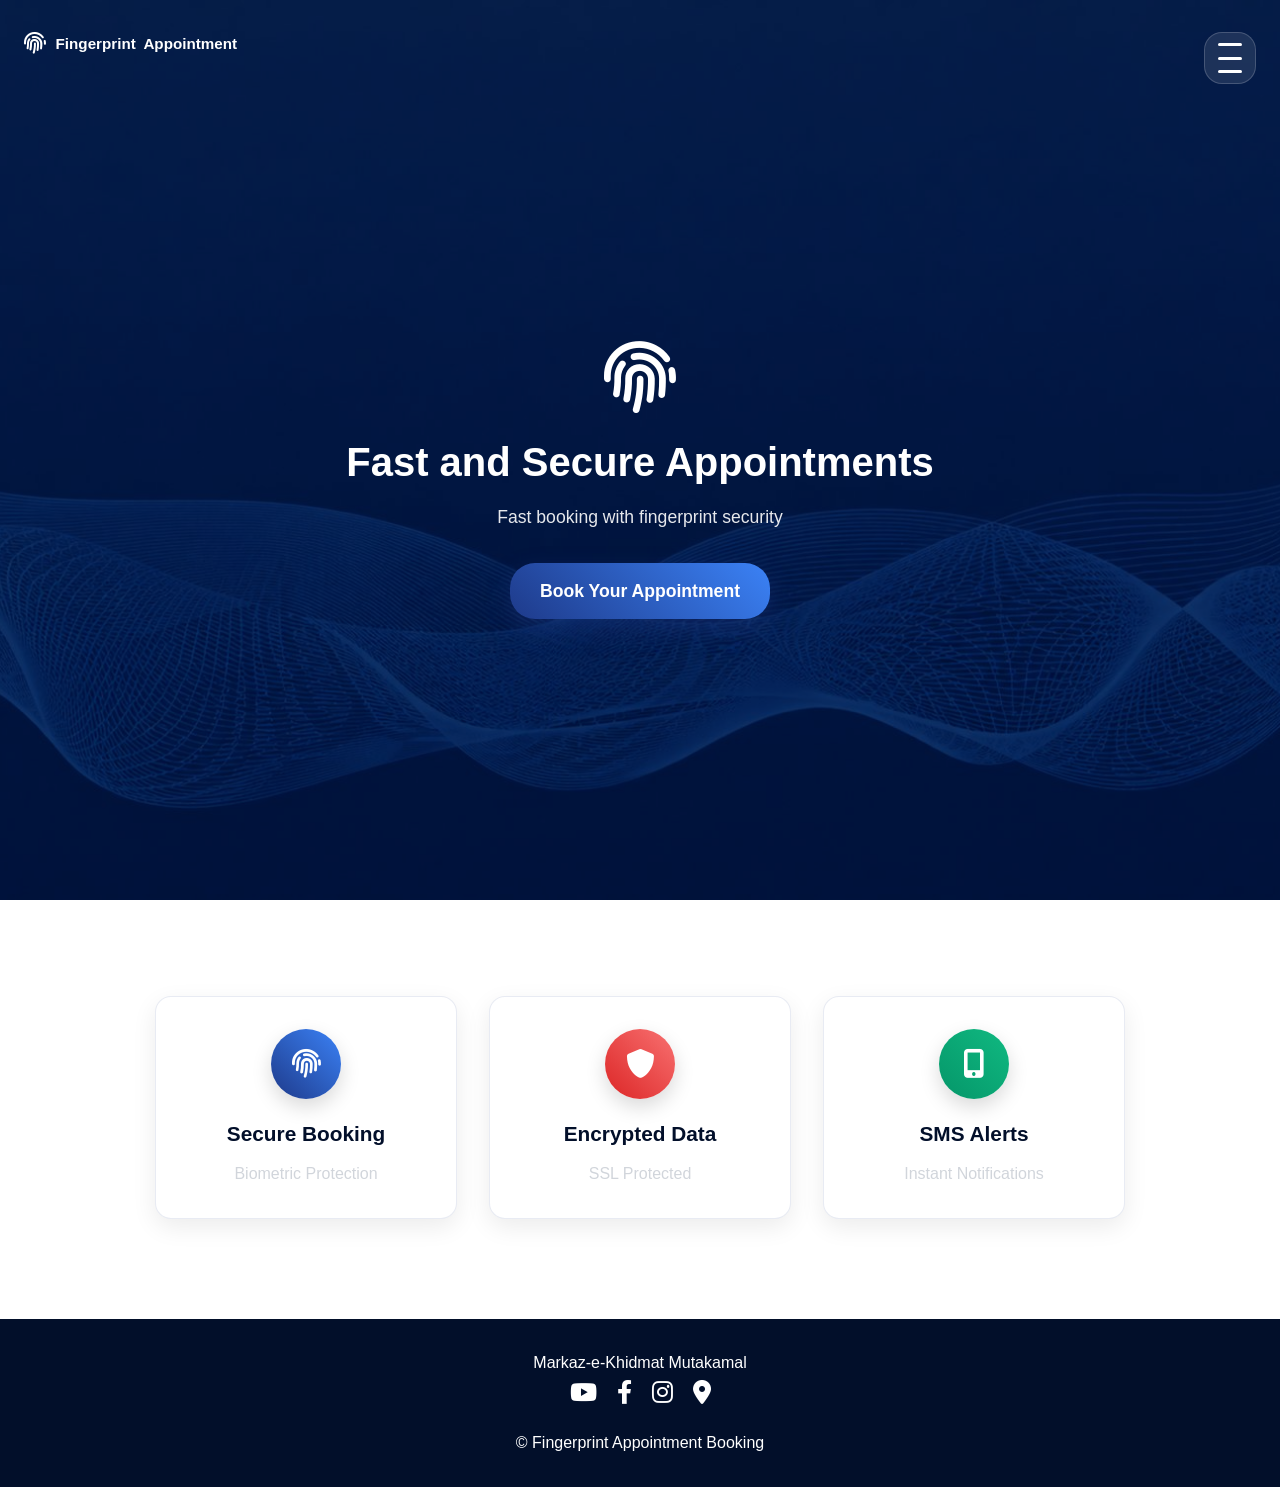
<file: index.html>
<!DOCTYPE html>
<html lang="en">
<head>
    <meta charset="UTF-8">
    <meta name="viewport" content="width=device-width, initial-scale=1.0">
    <title>Book Fingerprint Appointments Online </title>
   <!-- Favicon --> 
   <!-- Favicon -->
<link rel="icon" type="image/png" href="/favicon.png">
<link rel="shortcut icon" href="/favicon.png">
<link rel="apple-touch-icon" href="/favicon.png">
    <link rel="stylesheet" href="style.css">
    <link href="https://cdnjs.cloudflare.com/ajax/libs/font-awesome/6.0.0/css/all.min.css" rel="stylesheet">
</head>
<body>
    <section id="home" class="hero">
        <div class="hero-side hero-side-left">
            <a href="index.html" class="hero-tag">
                <i class="fas fa-fingerprint"></i>
                <div class="hero-tag-text">
                    <span>Fingerprint</span>
                    <strong>Appointment</strong>
                </div>
            </a>
        </div>

        <div class="hero-content">
            <div class="hero-badge">
                <i class="fas fa-fingerprint"></i>
            </div>
            <h1>Fast and Secure Appointments</h1>
            <h2>Fast booking with fingerprint security</h2>
            <a href="booking.html" class="cta-button">Book Your Appointment</a>
        </div>

        <div class="hero-side hero-side-right">
            <button class="hero-lines" type="button" onclick="toggleHeroPanel()" aria-label="Open quick actions">
                <span></span>
                <span></span>
                <span></span>
            </button>
            <div class="hero-panel" id="heroPanel">
                <a href="booking.html">Book Now</a>
                <a href="#services">Services</a>
                <a href="centers.html">Appointment Offices</a>
                <div class="contact-menu">
                    <a href="#" onclick="showPhonePopup(event)" class="contact-link">Contact <i class="fas fa-chevron-down"></i></a>
                    <div class="phone-popup" id="phonePopup">
                        <div class="popup-content">
                            <a href="https://wa.me/923338181082" target="_blank" class="phone-link">
                                <i class="fab fa-whatsapp"></i> +92 333 8181082
                            </a>
                            <button class="popup-close" onclick="hidePhonePopup()">
                                <i class="fas fa-times"></i>
                            </button>
                        </div>
                    </div>
                </div>
            </div>
        </div>
    </section>

    <section id="services" class="services">
        <div class="container">
            <h2>Secure Services</h2>
            <div class="services-grid">
                <div class="service-card">
                    <div class="service-icon primary"><i class="fas fa-fingerprint"></i></div>
                    <h3>Secure Booking</h3>
                    <p>Biometric Protection</p>
                </div>
                <div class="service-card">
                    <div class="service-icon secondary"><i class="fas fa-shield-alt"></i></div>
                    <h3>Encrypted Data</h3>
                    <p>SSL Protected</p>
                </div>
                <div class="service-card">
                    <div class="service-icon accent"><i class="fas fa-mobile-alt"></i></div>
                    <h3>SMS Alerts</h3>
                    <p>Instant Notifications</p>
                </div>
            </div>
        </div>
    </section>

   

    <footer class="footer">
        <div class="service-center-footer">Markaz-e-Khidmat Mutakamal</div>
        <div class="social-icons">
            <a href="https://youtube.com/@hameedphotostudio9298?si=P5aayDx3hNtWAXXi"><i class="fab fa-youtube"></i></a>
            <a href="https://www.facebook.com/share/1ApuWfmQ8s/?mibextid=wwXIfr"><i class="fab fa-facebook-f"></i></a>
            <a href="https://www.instagram.com/photohome92?igsh=MTJpOGVwdml5ODFxcg=="><i class="fab fa-instagram"></i></a>
            <a href="https://maps.app.goo.gl/M4PBpMRiMDvFXYfp9"><i class="fas fa-map-marker-alt"></i></a>
        </div>

        <div class="container">
            <p>© Fingerprint Appointment Booking </p>
        </div>
    </footer>

    <script src="script.js"></script>
</body>
</html>
</file>
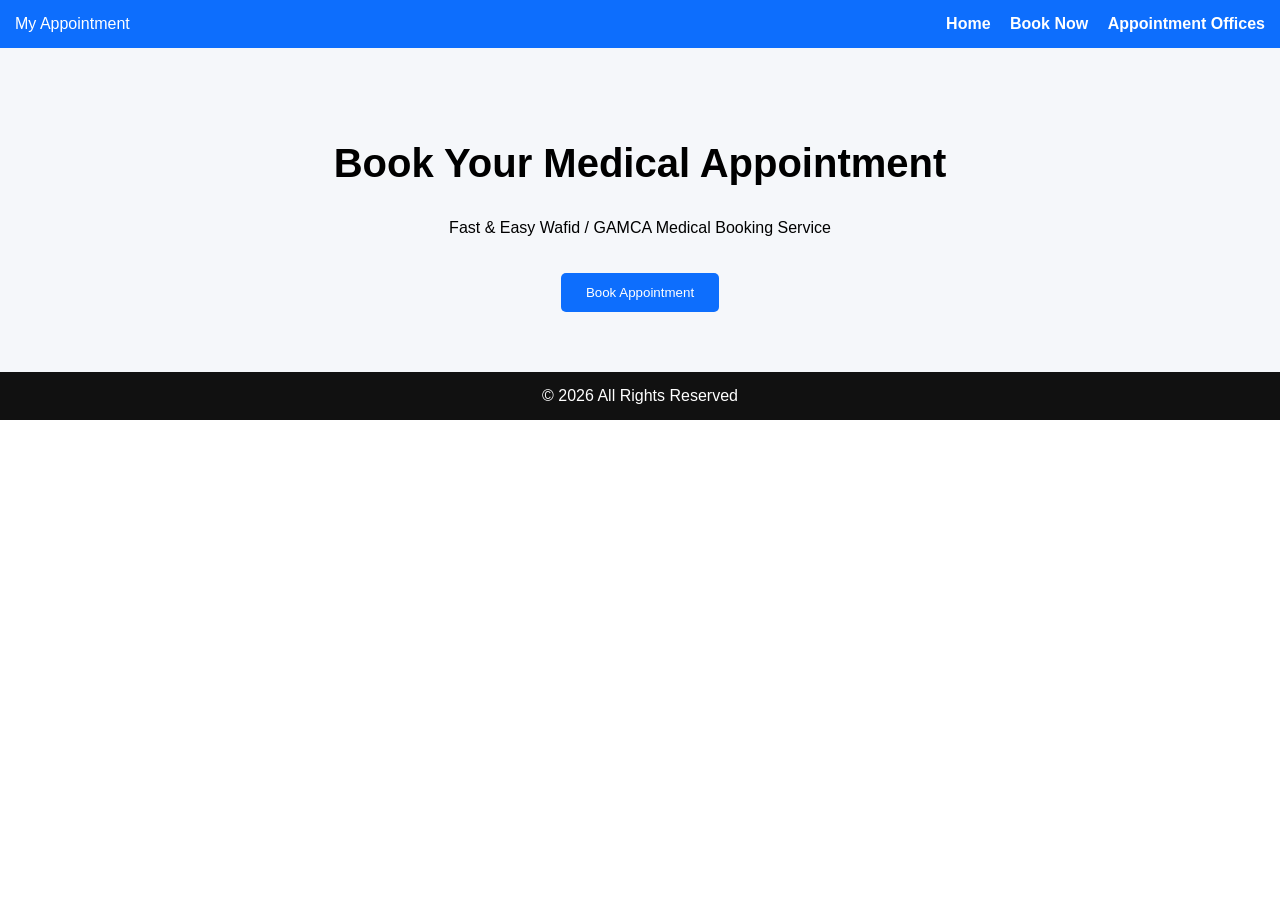
<file: 1.html>
<!DOCTYPE html>
<html lang="en">
<head>
<meta charset="UTF-8">
<meta name="viewport" content="width=device-width, initial-scale=1.0">
<title>Appointment Booking</title>
<link rel="icon" type="image/png" href="fevicon.png">

<style>
body {
    margin: 0;
    font-family: Arial, sans-serif;
}

/* NAVBAR */
nav {
    background: #0d6efd;
    color: white;
    padding: 15px;
    display: flex;
    justify-content: space-between;
}

nav a {
    color: white;
    text-decoration: none;
    margin-left: 15px;
    font-weight: bold;
}

/* SECTIONS */
section {
    padding: 60px 20px;
    text-align: center;
}

/* HOME */
#home {
    background: #f5f7fa;
}

#home h1 {
    font-size: 40px;
}

.btn {
    background: #0d6efd;
    color: white;
    padding: 12px 25px;
    border: none;
    cursor: pointer;
    border-radius: 5px;
    margin-top: 20px;
}

/* FORM */
#formPage {
    display: none;
}

form {
    max-width: 400px;
    margin: auto;
    text-align: left;
}

input, select {
    width: 100%;
    padding: 10px;
    margin: 10px 0;
}

/* FOOTER */
footer {
    background: #111;
    color: white;
    text-align: center;
    padding: 15px;
}
</style>
</head>

<body>

<!-- NAVBAR -->
<nav>
    <div>My Appointment</div>
    <div>
        <a href="#" onclick="showPage('home')">Home</a>
        <a href="#" onclick="showPage('formPage')">Book Now</a>
        <a href="centers.html">Appointment Offices</a>
    </div>
</nav>

<!-- HOME PAGE -->
<section id="home">
    <h1>Book Your Medical Appointment</h1>
    <p>Fast & Easy Wafid / GAMCA Medical Booking Service</p>
    <button class="btn" onclick="showPage('formPage')">Book Appointment</button>
</section>

<!-- FORM PAGE -->
<section id="formPage">
    <h2>Fill Your Details</h2>

    <form onsubmit="sendToWhatsApp(); return false;">
        <label>Name</label>
        <input type="text" id="name" required>

        <label>Phone Number</label>
        <input type="text" id="phone" required>

        <label>Passport Number</label>
        <input type="text" id="passport" required>

        <label>City</label>
        <select id="city">
            <option>Lahore</option>
            <option>Karachi</option>
            <option>Islamabad</option>
        </select>

        <label>Appointment Date</label>
        <input type="date" id="date" required>

        <button class="btn" type="submit">Submit</button>
    </form>
</section>

<!-- FOOTER -->
<footer>
    © 2026 All Rights Reserved
</footer>

<script>
function showPage(pageId) {
    document.getElementById('home').style.display = 'none';
    document.getElementById('formPage').style.display = 'none';

    document.getElementById(pageId).style.display = 'block';
}

function sendToWhatsApp() {
    let name = document.getElementById("name").value;
    let phone = document.getElementById("phone").value;
    let passport = document.getElementById("passport").value;
    let city = document.getElementById("city").value;
    let date = document.getElementById("date").value;

    let message = `Appointment Request:%0A
Name: ${name}%0A
Phone: ${phone}%0A
Passport: ${passport}%0A
City: ${city}%0A
Date: ${date}`;

    let whatsappNumber = "923338181082"; // your number

    window.open(`https://wa.me/${whatsappNumber}?text=${message}`, '_blank');
}
</script>

</body>
</html>
</file>
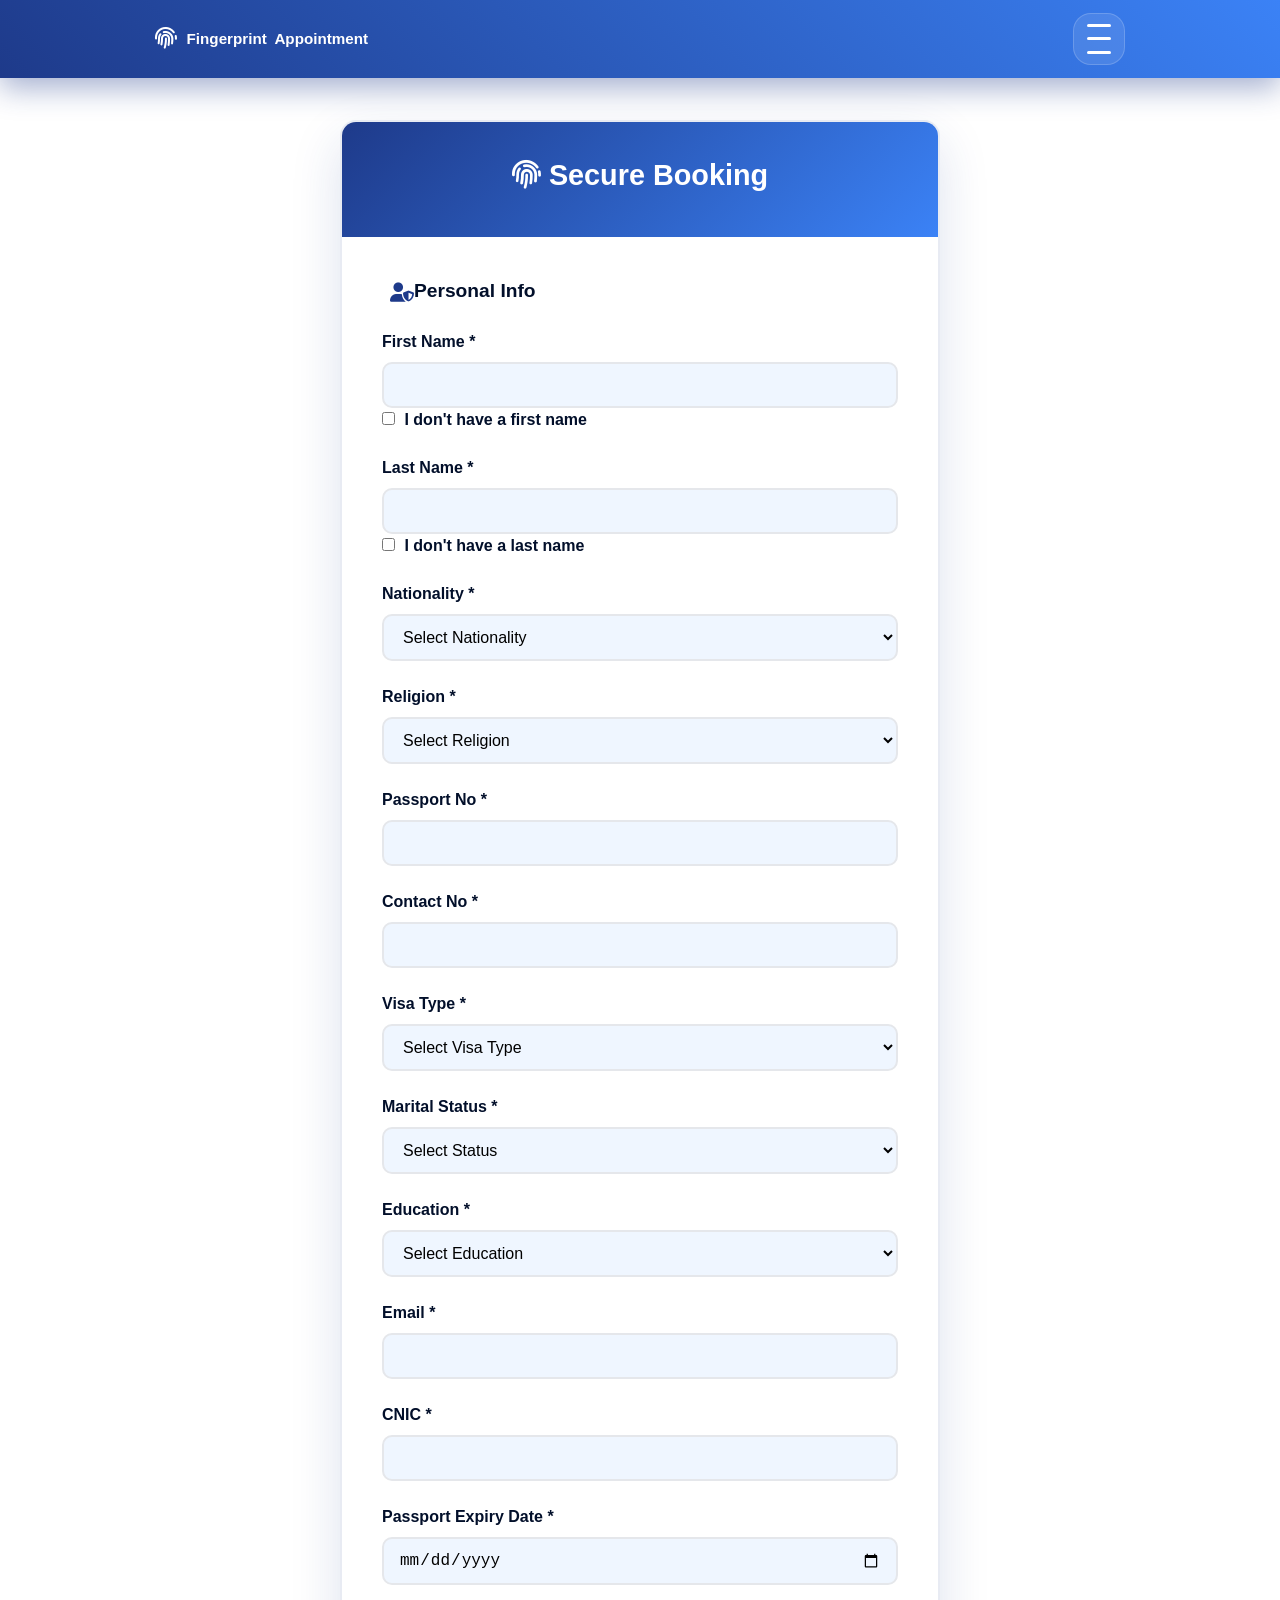
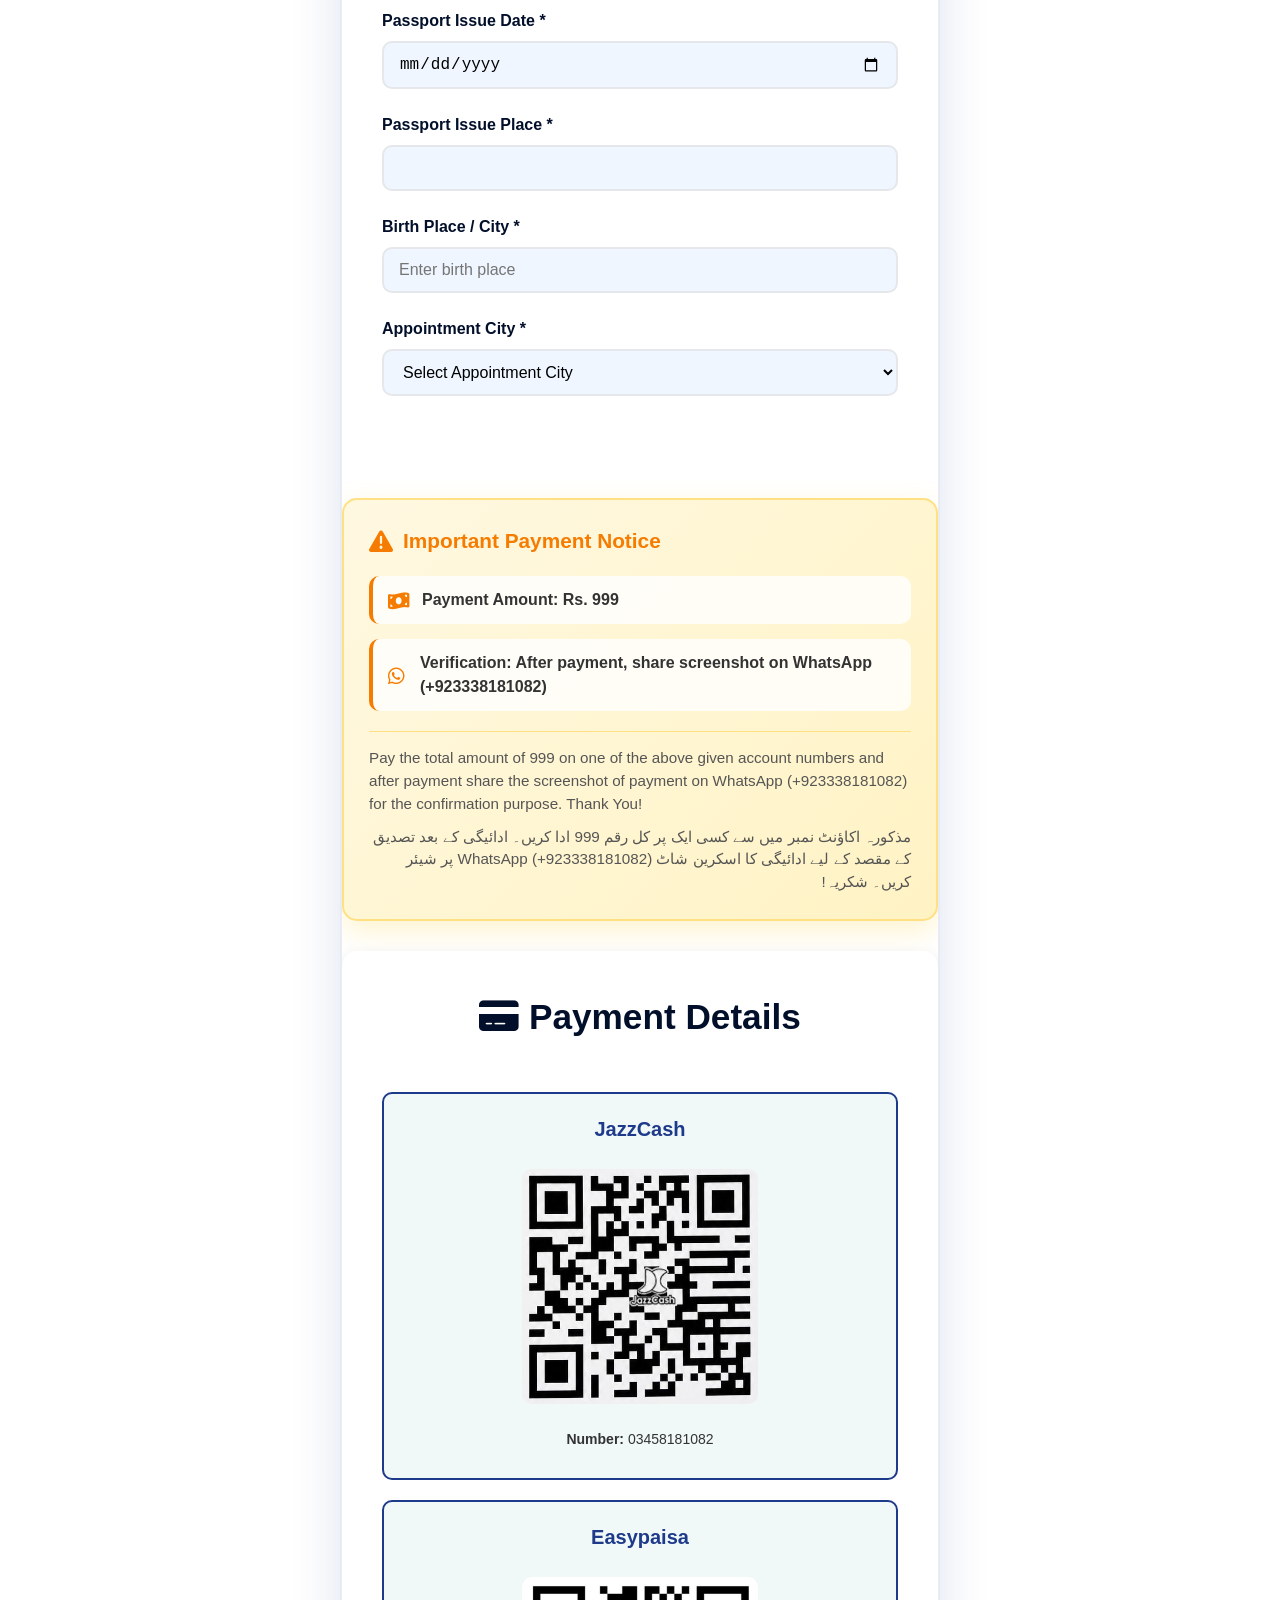
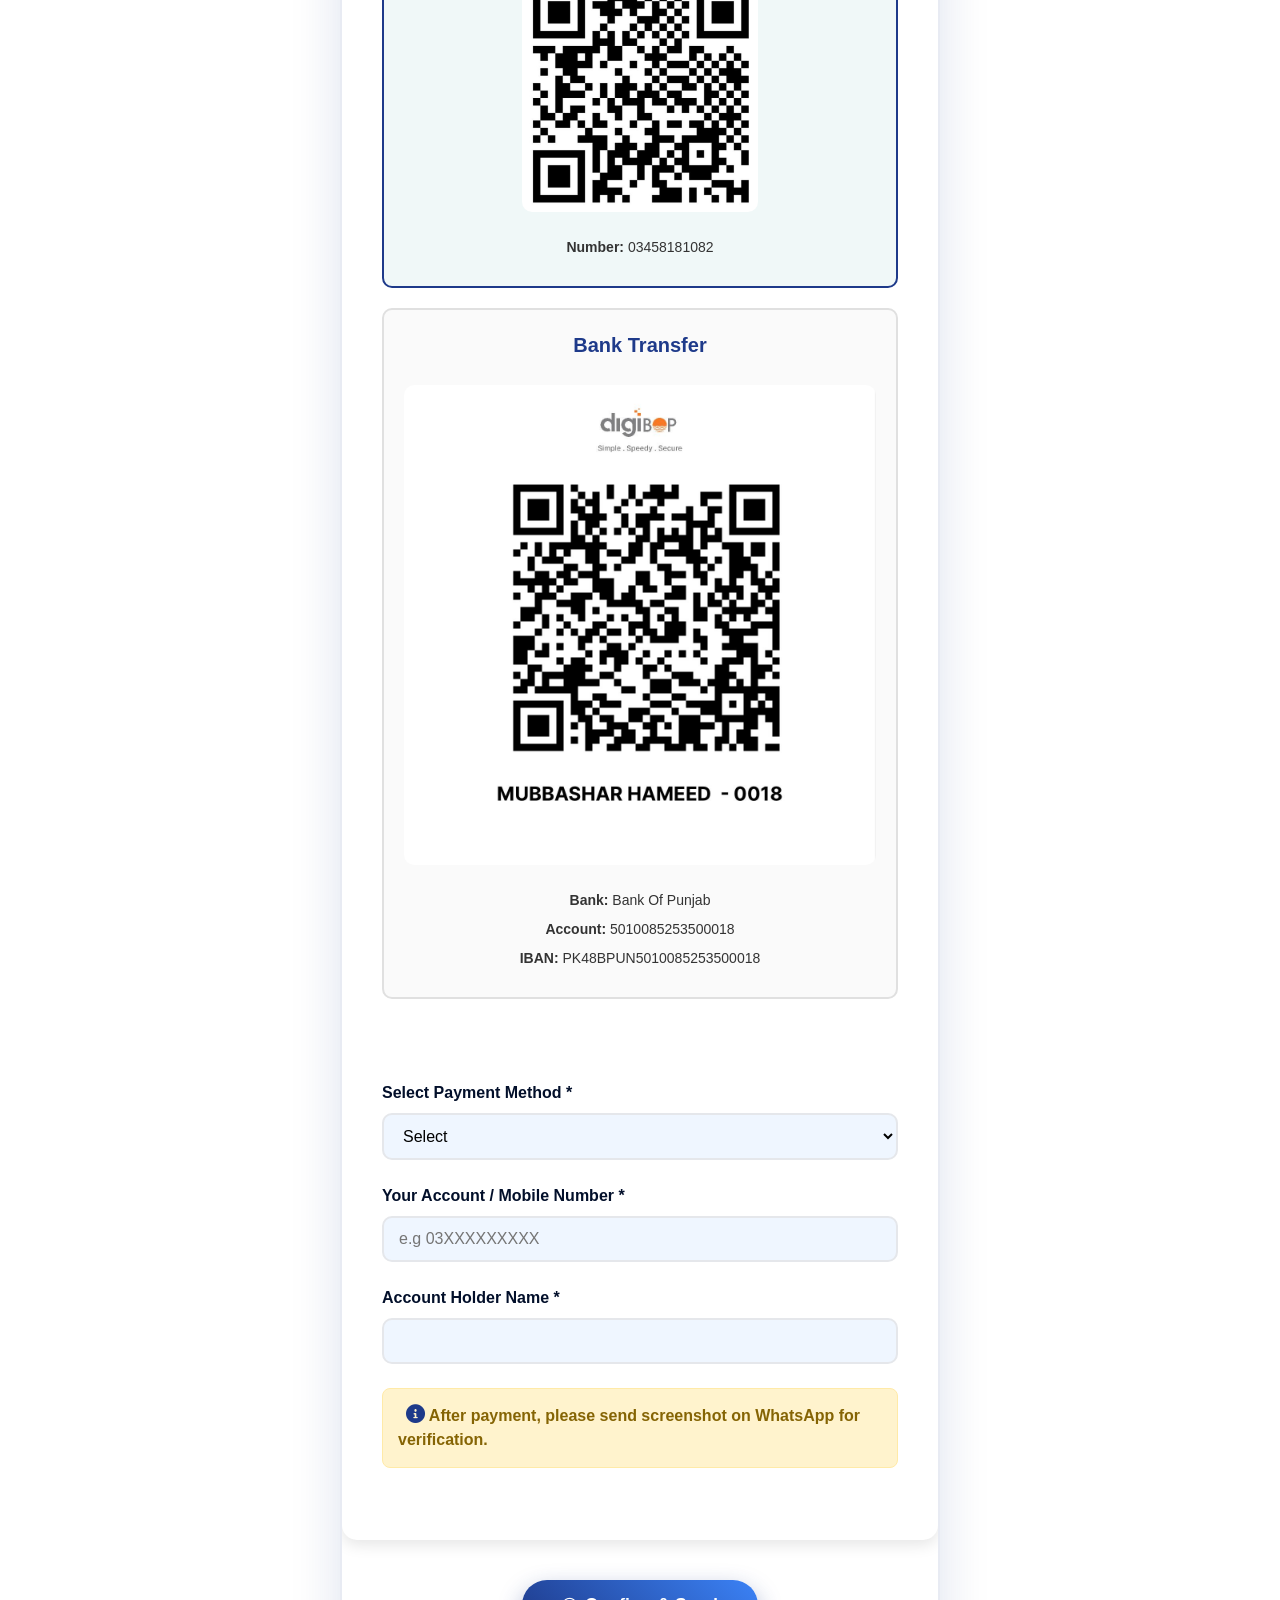
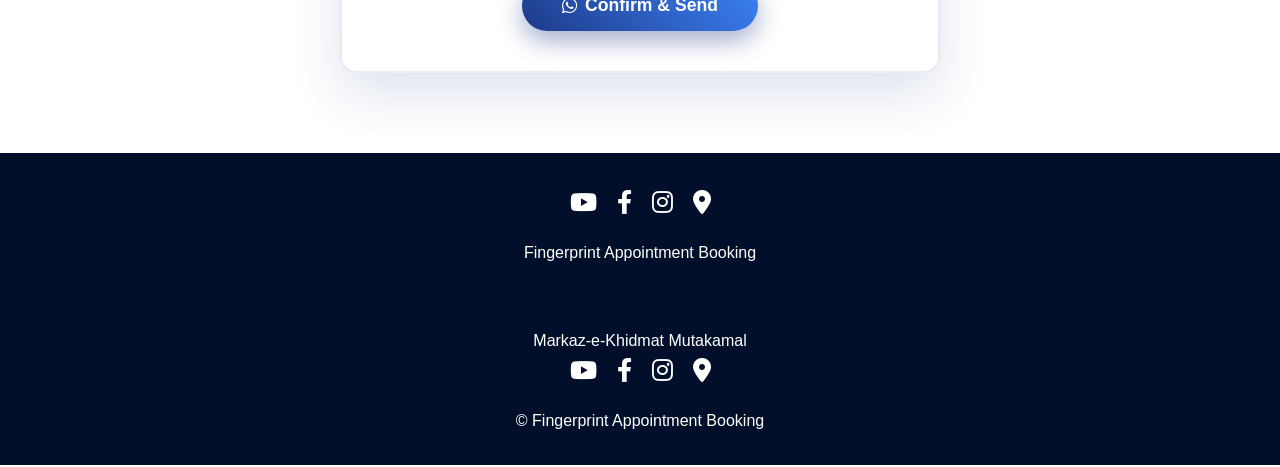
<file: booking.html>
<!DOCTYPE html>
<html lang="en">
<head>
    <meta charset="UTF-8">
    <meta name="viewport" content="width=device-width, initial-scale=1.0">
    <title>Secure Booking - BookPro</title>
    <link rel="icon" type="image/png" href="fevicon.png">
    <link rel="stylesheet" href="style.css">
    <link href="https://cdnjs.cloudflare.com/ajax/libs/font-awesome/6.0.0/css/all.min.css" rel="stylesheet">
</head>
<body>
    <header class="header">
        <nav class="navbar">
            <div class="nav-container" style="justify-content: space-between;">
                <a href="index.html" class="hero-tag">
                    <i class="fas fa-fingerprint"></i>
                    <div class="hero-tag-text">
                        <span>Fingerprint</span>
                        <strong>Appointment</strong>
                    </div>
                </a>
                <div class="topbar-right">
                    <button class="hero-lines" type="button" onclick="toggleHeroPanel()" aria-label="Open quick actions">
                        <span></span>
                        <span></span>
                        <span></span>
                    </button>
                    <div class="hero-panel" id="heroPanel">
                        <a href="index.html">Home</a>
                        <a href="#services">Services</a>
                        <a href="booking.html">Book Now</a>
                        <a href="centers.html">Appointment Offices</a>
                        <div class="contact-menu">
                            <a href="#" onclick="showPhonePopup(event)" class="contact-link">Contact <i class="fas fa-chevron-down"></i></a>
                            <div class="phone-popup" id="phonePopup">
                                <div class="popup-content">
                                    <a href="https://wa.me/923338181082" target="_blank" class="phone-link">
                                        <i class="fab fa-whatsapp"></i> +92 333 8181082
                                    </a>
                                    <button class="popup-close" onclick="hidePhonePopup()">
                                        <i class="fas fa-times"></i>
                                    </button>
                                </div>
                            </div>
                        </div>
                    </div>
                </div>
            </div>
        </nav>
    </header>

    <section class="booking-section">
        <div class="container">
            <div class="booking-container">
                <div class="booking-header primary">
                    <h1><i class="fas fa-fingerprint"></i> Secure Booking</h1>
                </div>

                <form id="bookingForm" class="booking-form">
                    <div class="form-group">
                        <h3><i class="fas fa-user-shield"></i> Personal Info</h3>
                        <div class="form-row">
                            <div class="form-field">
                                <label>First Name *</label>
                                <input type="text" name="first_name" required>
                                <div class="checkbox-option">
                                    <input type="checkbox" id="no_first_name" name="no_first_name">
                                    <label for="no_first_name" style="display: inline; margin-left: 5px;">I don't have a first name</label>
                                </div>
                            </div>
                            <div class="form-field">
                                <label>Last Name *</label>
                                <input type="text" name="last_name" required>
                                <div class="checkbox-option">
                                    <input type="checkbox" id="no_last_name" name="no_last_name">
                                    <label for="no_last_name" style="display: inline; margin-left: 5px;">I don't have a last name</label>
                                </div>
                            </div>
                        </div>
                        <div class="form-row">
                            <div class="form-field">
                                <label>Nationality *</label>
                                <select name="nationality" required>
                                    <option value="">Select Nationality</option>
                                    <option>Afghanistan</option>
                                    <option>Albania</option>
                                    <option>Algeria</option>
                                    <option>Andorra</option>
                                    <option>Angola</option>
                                    <option>Antigua & Deps</option>
                                    <option>Argentina</option>
                                    <option>Armenia</option>
                                    <option>Australia</option>
                                    <option>Austria</option>
                                    <option>Azerbaijan</option>
                                    <option>Bahamas</option>
                                    <option>Bahrain</option>
                                    <option>Bangladesh</option>
                                    <option>Barbados</option>
                                    <option>Belarus</option>
                                    <option>Belgium</option>
                                    <option>Belize</option>
                                    <option>Benin</option>
                                    <option>Bhutan</option>
                                    <option>Bolivia</option>
                                    <option>Bosnia Herzegovina</option>
                                    <option>Botswana</option>
                                    <option>Brazil</option>
                                    <option>Brunei</option>
                                    <option>Bulgaria</option>
                                    <option>Burkina</option>
                                    <option>Burundi</option>
                                    <option>Cambodia</option>
                                    <option>Cameroon</option>
                                    <option>Canada</option>
                                    <option>Cape Verde</option>
                                    <option>Central African Rep</option>
                                    <option>Chad</option>
                                    <option>Chile</option>
                                    <option>China</option>
                                    <option>Colombia</option>
                                    <option>Comoros</option>
                                    <option>Congo</option>
                                    <option>Congo {Democratic Rep}</option>
                                    <option>Costa Rica</option>
                                    <option>Croatia</option>
                                    <option>Cuba</option>
                                    <option>Cyprus</option>
                                    <option>Czech Republic</option>
                                    <option>Denmark</option>
                                    <option>Djibouti</option>
                                    <option>Dominica</option>
                                    <option>Dominican Republic</option>
                                    <option>East Timor</option>
                                    <option>Ecuador</option>
                                    <option>Egypt</option>
                                    <option>El Salvador</option>
                                    <option>Equatorial Guinea</option>
                                    <option>Eritrea</option>
                                    <option>Estonia</option>
                                    <option>Ethiopia</option>
                                    <option>Fiji</option>
                                    <option>Finland</option>
                                    <option>France</option>
                                    <option>Gabon</option>
                                    <option>Gambia</option>
                                    <option>Georgia</option>
                                    <option>Germany</option>
                                    <option>Ghana</option>
                                    <option>Greece</option>
                                    <option>Grenada</option>
                                    <option>Guatemala</option>
                                    <option>Guinea</option>
                                    <option>Guinea-Bissau</option>
                                    <option>Guyana</option>
                                    <option>Haiti</option>
                                    <option>Honduras</option>
                                    <option>Hungary</option>
                                    <option>Iceland</option>
                                    <option>India</option>
                                    <option>Indonesia</option>
                                    <option>Iran</option>
                                    <option>Iraq</option>
                                    <option>Ireland {Republic}</option>
                                    <option>Israel</option>
                                    <option>Italy</option>
                                    <option>Ivory Coast</option>
                                    <option>Jamaica</option>
                                    <option>Japan</option>
                                    <option>Jordan</option>
                                    <option>Kazakhstan</option>
                                    <option>Kenya</option>
                                    <option>Kiribati</option>
                                    <option>Korea North</option>
                                    <option>Korea South</option>
                                    <option>Kosovo</option>
                                    <option>Kuwait</option>
                                    <option>Kyrgyzstan</option>
                                    <option>Laos</option>
                                    <option>Latvia</option>
                                    <option>Lebanon</option>
                                    <option>Lesotho</option>
                                    <option>Liberia</option>
                                    <option>Libya</option>
                                    <option>Liechtenstein</option>
                                    <option>Lithuania</option>
                                    <option>Luxembourg</option>
                                    <option>Macedonia</option>
                                    <option>Madagascar</option>
                                    <option>Malawi</option>
                                    <option>Malaysia</option>
                                    <option>Maldives</option>
                                    <option>Mali</option>
                                    <option>Malta</option>
                                    <option>Marshall Islands</option>
                                    <option>Mauritania</option>
                                    <option>Mauritius</option>
                                    <option>Mexico</option>
                                    <option>Micronesia</option>
                                    <option>Moldova</option>
                                    <option>Monaco</option>
                                    <option>Mongolia</option>
                                    <option>Montenegro</option>
                                    <option>Morocco</option>
                                    <option>Mozambique</option>
                                    <option>Myanmar, {Burma}</option>
                                    <option>Namibia</option>
                                    <option>Nauru</option>
                                    <option>Nepal</option>
                                    <option>Netherlands</option>
                                    <option>New Zealand</option>
                                    <option>Nicaragua</option>
                                    <option>Niger</option>
                                    <option>Nigeria</option>
                                    <option>Norway</option>
                                    <option>Oman</option>
                                    <option>Pakistan</option>
                                    <option>Palau</option>
                                    <option>Panama</option>
                                    <option>Papua New Guinea</option>
                                    <option>Paraguay</option>
                                    <option>Peru</option>
                                    <option>Philippines</option>
                                    <option>Poland</option>
                                    <option>Portugal</option>
                                    <option>Qatar</option>
                                    <option>Romania</option>
                                    <option>Russian Federation</option>
                                    <option>Rwanda</option>
                                    <option>St Kitts & Nevis</option>
                                    <option>St Lucia</option>
                                    <option>Saint Vincent & the Grenadines</option>
                                    <option>Samoa</option>
                                    <option>San Marino</option>
                                    <option>Sao Tome & Principe</option>
                                    <option>Saudi Arabia</option>
                                    <option>Senegal</option>
                                    <option>Serbia</option>
                                    <option>Seychelles</option>
                                    <option>Sierra Leone</option>
                                    <option>Singapore</option>
                                    <option>Slovakia</option>
                                    <option>Slovenia</option>
                                    <option>Solomon Islands</option>
                                    <option>Somalia</option>
                                    <option>South Africa</option>
                                    <option>South Sudan</option>
                                    <option>Spain</option>
                                    <option>Sri Lanka</option>
                                    <option>Sudan</option>
                                    <option>Suriname</option>
                                    <option>Swaziland</option>
                                    <option>Sweden</option>
                                    <option>Switzerland</option>
                                    <option>Syria</option>
                                    <option>Taiwan</option>
                                    <option>Tajikistan</option>
                                    <option>Tanzania</option>
                                    <option>Thailand</option>
                                    <option>Togo</option>
                                    <option>Tonga</option>
                                    <option>Trinidad & Tobago</option>
                                    <option>Tunisia</option>
                                    <option>Turkey</option>
                                    <option>Turkmenistan</option>
                                    <option>Tuvalu</option>
                                    <option>Uganda</option>
                                    <option>Ukraine</option>
                                    <option>United Arab Emirates</option>
                                    <option>United Kingdom</option>
                                    <option>United States</option>
                                    <option>Uruguay</option>
                                    <option>Uzbekistan</option>
                                    <option>Vanuatu</option>
                                    <option>Vatican City</option>
                                    <option>Venezuela</option>
                                    <option>Vietnam</option>
                                    <option>Yemen</option>
                                    <option>Zambia</option>
                                    <option>Zimbabwe</option>
                                </select>
                            </div>
                        </div>
                        <div class="form-row">
                            <div class="form-field">
                                <label>Religion *</label>
                                <select name="religion" required>
                                    <option value="">Select Religion</option>
                                    <option>Muslim</option>
                                    <option>Christian</option>
                                    <option>Hindu</option>
                                    <option>Buddhist</option>
                                    <option>Sikh</option>
                                    <option>Other</option>
                                </select>
                            </div>
                        </div>
                        <div class="form-row">
                            <div class="form-field">
                                <label>Passport No *</label>
                                <input type="text" name="passport_no" required>
                            </div>
                            <div class="form-field">
                                <label>Contact No *</label>
                                <input type="tel" name="contact_no" required>
                            </div>
                        </div>
                        <div class="form-row">
                            <div class="form-field">
                                <label>Visa Type *</label>
                                <select name="visa_type" required>
                                    <option value="">Select Visa Type</option>
                                    <option value="work">Work</option>
                                    <option value="visit">Visit</option>
                                    <option value="family">Family</option>
                                    <option value="study">Study</option>
                                    <option value="other">Other</option>
                                </select>
                            </div>
                            
                        </div>
                        <div class="form-row">
                            <div class="form-field">
                                <label>Marital Status *</label>
                                <select name="marital_status" required>
                                    <option value="">Select Status</option>
                                    <option value="single">Single</option>
                                    <option value="married">Married</option>
                                    <option value="divorced">Divorced</option>
                                    <option value="widowed">Widowed</option>
                                </select>
                            </div>
                            <div class="form-field">
                                <label>Education *</label>
                                <select name="education" required>
                                    <option value="">Select Education</option>
                                    <option value="unlearned">Unlearned (Can not read or write)</option>
                                    <option value="learned">Learned (Can read and write)</option>
                                    <option value="primary">Primary (6-8 years)</option>
                                    <option value="middle">Middle (10-12 years)</option>
                                    <option value="secondary">Secondary (12 years & more)</option>
                                </select>
                            </div>
                        </div>
                        <div class="form-row">
                            <div class="form-field">
                                <label>Email *</label>
                                <input type="email" name="email" required>
                            </div>
                            
                        </div>
                        <div class="form-row">
                            <div class="form-field">
                                <label>CNIC *</label>
                                <input type="text" name="cnic" required>
                            </div>
                        </div>
                        <div class="form-row">
                            <div class="form-field">
                                <label>Passport Expiry Date *</label>
                                <input type="date" name="passport_expiry" required>
                            </div>
                            <div class="form-field">
                                <label>Passport Issue Date *</label>
                                <input type="date" name="passport_issue" required>
                            </div>
                        </div>
                        <div class="form-row">
                            <div class="form-field">
                                <label>Passport Issue Place *</label>
                                <input type="text" name="passport_issue_place" required>
                            </div>
                        </div>
                        <div class="form-row">
                            <div class="form-field">
                                <label>Birth Place / City *</label>
                                <input type="text" name="birth_place" placeholder="Enter birth place" required>
                            </div>
                        </div>
                        <div class="form-row">
                            <div class="form-field">
                                <label>Appointment City *</label>
                                <select name="appointment_city" required>
                                    <option value="">Select Appointment City</option>
                                    <option>Islamabad</option>
                                    <option>Karachi</option>
                                    <option>Lahore</option>
                                    <option>Peshawar</option>
                                    <option>Quetta</option>
                                    <option>Multan</option>
                                </select>
                            </div>
                        </div>
                    </div>

                </form>
                <!-- IMPORTANT NOTICE SECTION -->
                <div class="form-section notice-section">
                    <div class="notice-header">
                        <i class="fas fa-exclamation-triangle"></i>
                        <h3>Important Payment Notice</h3>
                    </div>

                    <div class="notice-content">
                        <div class="notice-item">
                            <i class="fas fa-money-bill-wave"></i>
                            <div class="notice-text">
                                <strong>Payment Amount:</strong> Rs. 999
                            </div>
                        </div>



                        <div class="notice-item">
                            <i class="fab fa-whatsapp"></i>
                            <div class="notice-text">
                                <strong>Verification:</strong> After payment, share screenshot on WhatsApp (+923338181082)
                            </div>
                        </div>
                    </div>

                    <div class="notice-footer">
                        <p class="english-text">
                            Pay the total amount of 999 on one of the above given account numbers and after payment share the screenshot of payment on WhatsApp (+923338181082) for the confirmation purpose. Thank You!
                        </p>

                       <p class="urdu-text">
                    مذکورہ اکاؤنٹ نمبر میں سے کسی ایک پر کل رقم 999 ادا کریں۔ ادائیگی کے بعد تصدیق کے مقصد کے لیے ادائیگی کا اسکرین شاٹ WhatsApp (+923338181082) پر شیئر کریں۔ شکریہ!
                </p>
                    </div>
                </div>
                <!-- PAYMENT SECTION -->
                <div class="form-section" id="paymentSection">

                <h2 class="section-title">
                <i class="fas fa-credit-card"></i> Payment Details
                </h2>

                <div class="packages-section">

                <!-- JAZZCASH / EASYPAISA -->
                <div class="package-card selected" style="cursor:default;">
                    <h3>JazzCash </h3>
                    <img src="qr1.jpg" style="width:50%; border-radius:10px; margin:10px 0;">
                    <p><b>Number:</b> 03458181082</p>
                </div>
                <div class="package-card selected" style="cursor:default;">
                    <h3>Easypaisa</h3>
                    <img src="qr3.jpg" style="width:50%; border-radius:10px; margin:10px 0;">
                    <p><b>Number:</b> 03458181082</p>
                </div>
                <!-- BANK -->
                <div class="package-card" style="cursor:default;">
                    <h3>Bank Transfer</h3>
                    <img src="qr2.jpg" style="width:100%; border-radius:10px; margin:10px 0;">
                    <p><b>Bank:</b> Bank Of Punjab</p>
                    <p><b>Account:</b> 5010085253500018</p>
                    <p><b>IBAN:</b> PK48BPUN5010085253500018</p>
                </div>

                </div>

                <br>

                <h3>Payment Confirmation</h3>

                <div class="form-group">
                    <div class="form-row">
                        <div class="form-field">
                            <label>Select Payment Method *</label>
                            <select id="paymentMethod" required>
                                <option value="">Select</option>
                                <option value="Bank Transfer">Bank Transfer</option>
                                <option value="JazzCash">JazzCash</option>
                                <option value="Easypaisa">Easypaisa</option>
                            </select>
                        </div>
                        <div class="form-field">
                            <label>Your Account / Mobile Number *</label>
                            <input type="text" id="customerAcc" placeholder="e.g 03XXXXXXXXX" required>
                        </div>
                    </div>
                    <div class="form-row">
                        <div class="form-field">
                            <label>Account Holder Name *</label>
                            <input type="text" id="senderName" required>
                        </div>
                    </div>
                    <div style="margin-top: 20px; padding: 15px; background: #fff3cd; border: 1px solid #ffeaa7; border-radius: 8px;">
                        <p style="color:#856404; font-weight:bold; margin:0;">
                            <i class="fas fa-info-circle"></i> After payment, please send screenshot on WhatsApp for verification.
                        </p>
                    </div>
                </div>

                </div>

                <!-- SUBMIT BUTTON -->
                <div style="text-align: center; margin: 40px 0;">
                    <button type="submit" class="submit-btn" form="bookingForm" disabled>
                        <i class="fab fa-whatsapp"></i> Confirm & Send 
                    </button>
                </div>

                <div id="successMessage" class="success-message" style="display: none;">
                    <i class="fab fa-whatsapp"></i>
                    <h3>Application Sent!</h3>
                    <p>All information sent to WhatsApp for processing</p>
                    <a href="index.html" class="btn-primary">New Application</a>
                </div>
            </div>
        </div>
    </section>

     <footer class="footer">
        <div class="social-icons">
            <a href="https://youtube.com/@hameedphotostudio9298?si=P5aayDx3hNtWAXXi"><i class="fab fa-youtube"></i></a>
            <a href="https://www.facebook.com/share/1ApuWfmQ8s/?mibextid=wwXIfr"><i class="fab fa-facebook-f"></i></a>
            <a href="https://www.instagram.com/photohome92?igsh=MTJpOGVwdml5ODFxcg=="><i class="fab fa-instagram"></i></a>
            <a href="https://maps.app.goo.gl/M4PBpMRiMDvFXYfp9"><i class="fas fa-map-marker-alt"></i></a>
        </div>

        <div class="container">
            <p>Fingerprint Appointment Booking </p>
        </div>
    </footer>
  <footer class="footer">
        <div class="service-center-footer">Markaz-e-Khidmat Mutakamal</div>
        <div class="social-icons">
            <a href="https://youtube.com/@hameedphotostudio9298?si=P5aayDx3hNtWAXXi"><i class="fab fa-youtube"></i></a>
            <a href="https://www.facebook.com/share/1ApuWfmQ8s/?mibextid=wwXIfr"><i class="fab fa-facebook-f"></i></a>
            <a href="https://www.instagram.com/photohome92?igsh=MTJpOGVwdml5ODFxcg=="><i class="fab fa-instagram"></i></a>
            <a href="https://maps.app.goo.gl/M4PBpMRiMDvFXYfp9"><i class="fas fa-map-marker-alt"></i></a>
        </div>

        <div class="container">
            <p>© Fingerprint Appointment Booking </p>
        </div>
    </footer>

    <script src="script.js"></script>
</body>
</html>
</file>
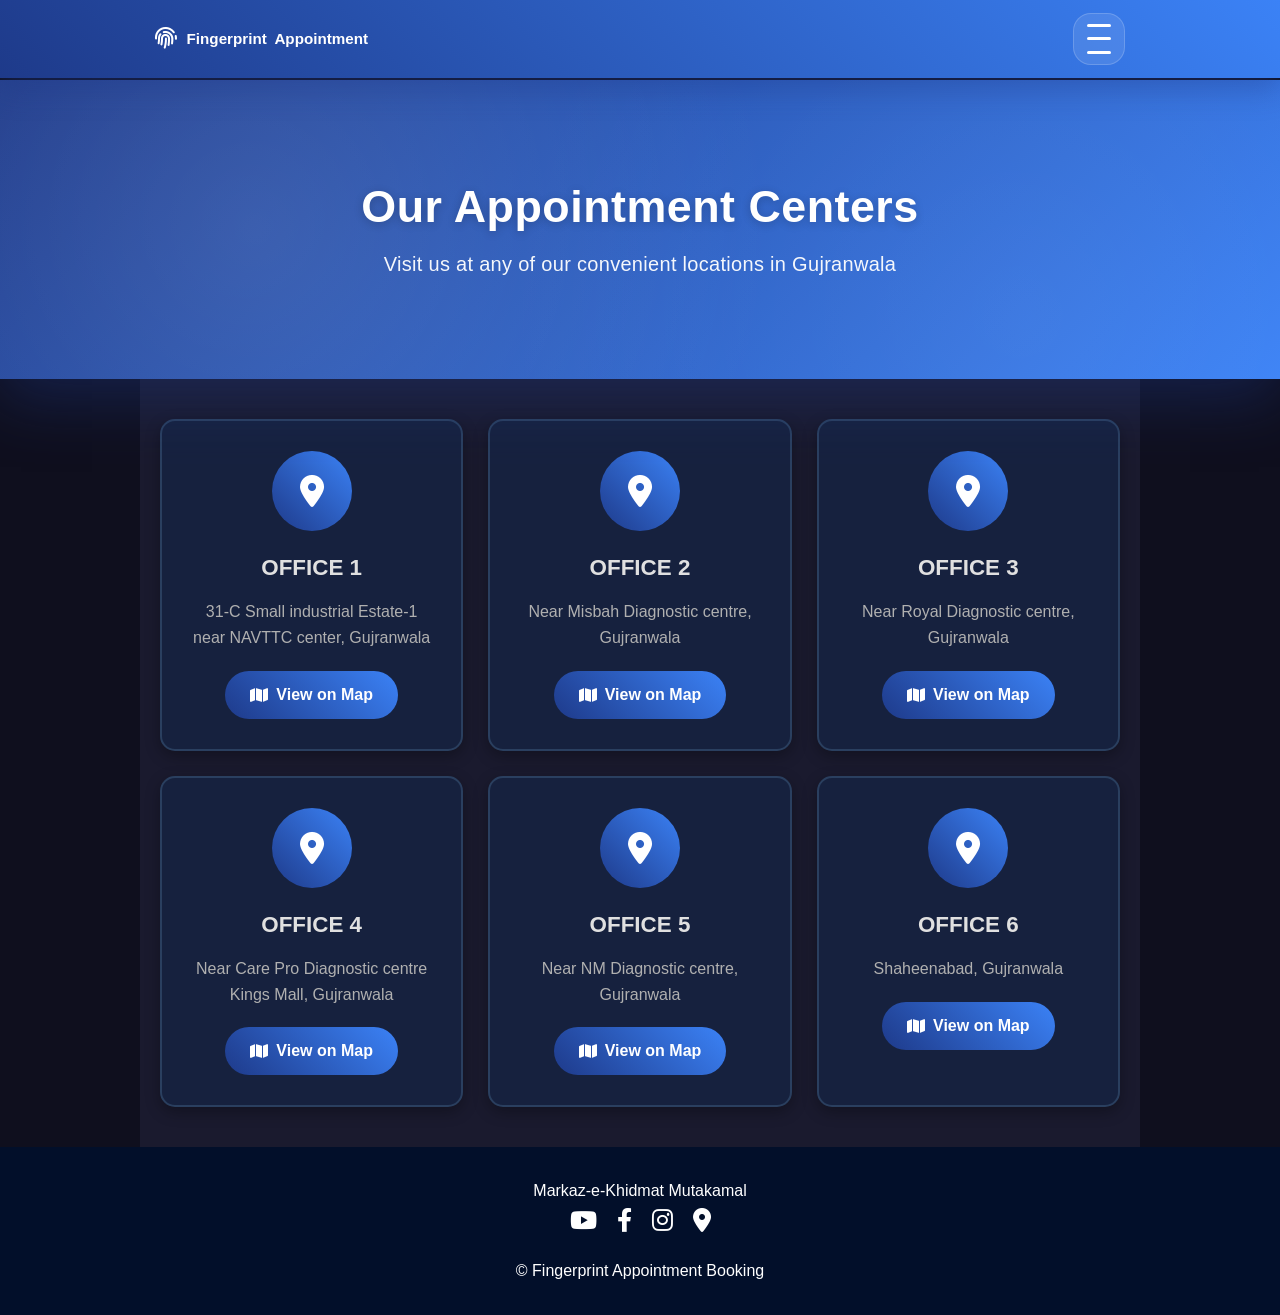
<file: centers.html>
<!DOCTYPE html>
<html lang="en">
<head>
    <meta charset="UTF-8">
    <meta name="viewport" content="width=device-width, initial-scale=1.0">
    <title>Appointment Offices - BookPro</title>
    <link rel="icon" type="image/png" href="fevicon.png">
    <link rel="stylesheet" href="style.css">
    <link href="https://cdnjs.cloudflare.com/ajax/libs/font-awesome/6.0.0/css/all.min.css" rel="stylesheet">
    <style>
        body {
            background: #0f0f1e;
        }

        .centers-header {
            background: linear-gradient(135deg, var(--primary) 0%, var(--primary-light) 100%);
            color: var(--white);
            padding: 100px 20px;
            text-align: center;
            margin-top: 80px;
            position: relative;
            overflow: hidden;
            box-shadow: 0 20px 60px rgba(30, 58, 138, 0.4);
        }

        .centers-header::before {
            content: '';
            position: absolute;
            top: 0;
            left: 0;
            right: 0;
            bottom: 0;
            background: radial-gradient(circle at 20% 50%, rgba(255, 255, 255, 0.1) 0%, transparent 50%),
                        radial-gradient(circle at 80% 80%, rgba(255, 255, 255, 0.05) 0%, transparent 50%);
            pointer-events: none;
        }

        .centers-header > * {
            position: relative;
            z-index: 1;
        }

        .centers-header h1 {
            font-size: 2.8rem;
            margin: 0 0 15px 0;
            font-weight: 900;
            letter-spacing: 0.5px;
            line-height: 1.2;
            text-shadow: 0 2px 10px rgba(0, 0, 0, 0.2);
        }

        .centers-header p {
            font-size: 1.25rem;
            margin: 0;
            opacity: 0.95;
            font-weight: 300;
            letter-spacing: 0.3px;
            line-height: 1.5;
        }

        main {
            max-width: 1000px;
            margin: 0 auto;
            padding: 40px 20px;
            background: #1a1a2e;
        }

        .section {
            display: grid;
            grid-template-columns: repeat(auto-fit, minmax(300px, 1fr));
            gap: 25px;
        }

        .card {
            background: #16213e;
            border: 2px solid #2a3f5f;
            border-radius: 15px;
            padding: 30px;
            text-align: center;
            transition: all 0.3s;
            box-shadow: 0 5px 15px rgba(0, 0, 0, 0.3);
        }

        .card:hover {
            border-color: var(--primary-light);
            box-shadow: 0 15px 35px rgba(59, 130, 246, 0.3);
            transform: translateY(-5px);
        }

        .icon-circle {
            width: 80px;
            height: 80px;
            background: linear-gradient(45deg, var(--primary), var(--primary-light));
            border-radius: 50%;
            display: flex;
            align-items: center;
            justify-content: center;
            font-size: 2rem;
            color: var(--white);
            margin: 0 auto 20px;
        }

        .card h3 {
            color: #e0e0e0;
            font-size: 1.4rem;
            margin: 15px 0;
            font-weight: 700;
        }

        .card p {
            color: #b0b0b0;
            line-height: 1.6;
            margin-bottom: 20px;
        }

        .map-btn {
            display: inline-flex;
            align-items: center;
            gap: 8px;
            background: linear-gradient(45deg, var(--primary), var(--primary-light));
            color: var(--white);
            padding: 12px 25px;
            border-radius: 25px;
            text-decoration: none;
            transition: all 0.3s;
            font-weight: 600;
        }

        .map-btn:hover {
            transform: translateY(-2px);
            box-shadow: 0 10px 25px rgba(30, 58, 138, 0.4);
        }

        .contact-menu {
            position: relative;
        }

        .contact-link {
            display: flex;
            align-items: center;
            gap: 8px;
            cursor: pointer;
        }

        .contact-link i {
            transition: transform 0.3s;
            font-size: 0.8rem;
        }

        .contact-link:hover i {
            transform: translateY(2px);
        }

        .phone-popup {
            display: none;
            position: absolute;
            top: calc(100% + 6px);
            left: 0;
            right: 0;
            background: rgba(20, 20, 35, 0.95);
            color: var(--white);
            padding: 16px 18px;
            border-radius: 12px;
            box-shadow: 0 15px 35px rgba(0, 0, 0, 0.35);
            backdrop-filter: blur(18px);
            z-index: 100;
        }

        .phone-popup.show {
            display: block;
        }

        .popup-content {
            display: flex;
            flex-direction: column;
            align-items: flex-start;
            gap: 12px;
        }

        .phone-link {
            color: var(--white);
            text-decoration: none;
            font-size: 1rem;
            font-weight: 700;
            display: inline-flex;
            align-items: center;
            gap: 10px;
            transition: all 0.3s;
        }

        .phone-link:hover {
            transform: scale(1.02);
        }

        .phone-link i {
            font-size: 1.2rem;
        }

        .popup-close {
            background: rgba(255, 255, 255, 0.14);
            border: none;
            color: var(--white);
            width: 34px;
            height: 34px;
            border-radius: 50%;
            cursor: pointer;
            display: inline-flex;
            align-items: center;
            justify-content: center;
            transition: all 0.3s;
            font-size: 1rem;
        }

        .popup-close:hover {
            background: rgba(255, 255, 255, 0.28);
            transform: rotate(90deg);
        }

        .phone-link {
            color: var(--white);
            text-decoration: none;
            font-size: 1.2rem;
            font-weight: 700;
            display: flex;
            align-items: center;
            gap: 10px;
            transition: all 0.3s;
        }

        .phone-link:hover {
            transform: scale(1.05);
        }

        .phone-link i {
            font-size: 1.5rem;
        }

        .popup-close {
            background: rgba(255, 255, 255, 0.2);
            border: none;
            color: var(--white);
            width: 35px;
            height: 35px;
            border-radius: 50%;
            cursor: pointer;
            display: flex;
            align-items: center;
            justify-content: center;
            transition: all 0.3s;
            font-size: 1.2rem;
        }

        .popup-close:hover {
            background: rgba(255, 255, 255, 0.3);
            transform: rotate(90deg);
        }

        @media (max-width: 768px) {
            .centers-header h1 {
                font-size: 1.8rem;
            }

            .centers-header {
                padding: 40px 20px;
                margin-top: 70px;
            }

            main {
                padding: 20px;
            }

            .section {
                grid-template-columns: 1fr;
            }

            .phone-popup {
                padding: 15px 20px;
            }

            .phone-link {
                font-size: 1rem;
            }

            .popup-content {
                gap: 15px;
            }
        }
    </style>
</head>
<body>
    <header class="header">
        <nav class="navbar">
            <div class="nav-container" style="justify-content: space-between;">
                <a href="index.html" class="hero-tag">
                    <i class="fas fa-fingerprint"></i>
                    <div class="hero-tag-text">
                        <span>Fingerprint</span>
                        <strong>Appointment</strong>
                    </div>
                </a>
                <div class="topbar-right">
                    <button class="hero-lines" type="button" onclick="toggleHeroPanel()" aria-label="Open quick actions">
                        <span></span>
                        <span></span>
                        <span></span>
                    </button>
                    <div class="hero-panel" id="heroPanel">
                        <a href="index.html">Home</a>
                        <a href="booking.html">Book Now</a>
                        <a href="#services">Services</a>
                        <div class="contact-menu">
                            <a href="#" onclick="showPhonePopup(event)" class="contact-link">Contact <i class="fas fa-chevron-down"></i></a>
                            <div class="phone-popup" id="phonePopup">
                                <div class="popup-content">
                                    <a href="https://wa.me/923338181082" target="_blank" class="phone-link">
                                        <i class="fab fa-whatsapp"></i> +92 333 8181082
                                    </a>
                                    <button class="popup-close" onclick="hidePhonePopup()">
                                        <i class="fas fa-times"></i>
                                    </button>
                                </div>
                            </div>
                        </div>
                    </div>
                </div>
            </div>
        </nav>
    </header>

    <div class="centers-header">
        <h1>Our Appointment Centers</h1>
        <p>Visit us at any of our convenient locations in Gujranwala</p>
    </div>

    <main>
        <div class="section">
            <div class="card">
                <div class="icon-circle"><i class="fas fa-map-marker-alt"></i></div>
                <h3>OFFICE 1</h3>
                <p>31-C Small industrial Estate-1 near NAVTTC center, Gujranwala</p>
                <a href="https://maps.app.goo.gl/M4PBpMRiMDvFXYfp9" class="map-btn" target="_blank"><i class="fas fa-map"></i> View on Map</a>
            </div>
            <div class="card">
                <div class="icon-circle"><i class="fas fa-map-marker-alt"></i></div>
                <h3>OFFICE 2</h3>
                <p>Near Misbah Diagnostic centre, Gujranwala</p>
                <a href="https://maps.app.goo.gl/2GPrEK6XChcW7uPu6" class="map-btn" target="_blank"><i class="fas fa-map"></i> View on Map</a>
            </div>
            <div class="card">
                <div class="icon-circle"><i class="fas fa-map-marker-alt"></i></div>
                <h3>OFFICE 3</h3>
                <p>Near Royal Diagnostic centre, Gujranwala</p>
                <a href="https://maps.app.goo.gl/9Y9kzg5ibQ5j1Hpg6" class="map-btn" target="_blank"><i class="fas fa-map"></i> View on Map</a>
            </div>
            <div class="card">
                <div class="icon-circle"><i class="fas fa-map-marker-alt"></i></div>
                <h3>OFFICE 4</h3>
                <p>Near Care Pro Diagnostic centre Kings Mall, Gujranwala</p>
                <a href="https://maps.app.goo.gl/4LgWCYHmXNDPptJo8" class="map-btn" target="_blank"><i class="fas fa-map"></i> View on Map</a>
            </div>
            <div class="card">
                <div class="icon-circle"><i class="fas fa-map-marker-alt"></i></div>
                <h3>OFFICE 5</h3>
                <p>Near NM Diagnostic centre, Gujranwala</p>
                <a href="https://maps.app.goo.gl/9WUnMPao4esh6DT9A" class="map-btn" target="_blank"><i class="fas fa-map"></i> View on Map</a>
            </div>
            <div class="card">
                <div class="icon-circle"><i class="fas fa-map-marker-alt"></i></div>
                <h3>OFFICE 6</h3>
                <p>Shaheenabad, Gujranwala</p>
                <a href="https://maps.app.goo.gl/wAdAGy2nj6iNs1Fa8" class="map-btn" target="_blank"><i class="fas fa-map"></i> View on Map</a>
            </div>
        </div>
    </main>

      <footer class="footer">
        <div class="service-center-footer">Markaz-e-Khidmat Mutakamal</div>
        <div class="social-icons">
            <a href="https://youtube.com/@hameedphotostudio9298?si=P5aayDx3hNtWAXXi"><i class="fab fa-youtube"></i></a>
            <a href="https://www.facebook.com/share/1ApuWfmQ8s/?mibextid=wwXIfr"><i class="fab fa-facebook-f"></i></a>
            <a href="https://www.instagram.com/photohome92?igsh=MTJpOGVwdml5ODFxcg=="><i class="fab fa-instagram"></i></a>
            <a href="https://maps.app.goo.gl/M4PBpMRiMDvFXYfp9"><i class="fas fa-map-marker-alt"></i></a>
        </div>

        <div class="container">
            <p>© Fingerprint Appointment Booking </p>
        </div>
    </footer>


    <script src="script.js"></script>
</body>
</html>
</file>
<file: style.css>
* {
    margin: 0;
    padding: 0;
    box-sizing: border-box;
}

:root {
    --primary: #1e3a8a;
    --primary-light: #3b82f6;
    --secondary: #dc2626;
    --accent: #059669;
    --background: #001f4d;
    --dark: #020f2a;
    --light: #eff6ff;
    --white: #ffffff;
    --gray: #d1d5db;
    --shadow: 0 10px 30px rgba(0,0,0,0.2);
    --fingerprint-glow: 0 0 20px rgba(59, 130, 246, 0.5);
}

html, body {
    min-height: 100%;
}

body {
    font-family: 'Segoe UI', sans-serif;
    line-height: 1.5;
    color: var(--white);
    background: url('bg.jpg') center center / cover no-repeat fixed;
}

.container { max-width: 1000px; margin: 0 auto; padding: 0 15px; }

/* Header */
.header {
    background: linear-gradient(45deg, var(--primary), var(--primary-light));
    position: fixed;
    top: 0;
    left: 0;
    right: 0;
    width: 100%;
    z-index: 10000;
    box-shadow: 0 10px 30px rgba(30,58,138,0.4);
}

.navbar { padding: 0.8rem 0; }

.nav-container {
    max-width: 1000px;
    margin: 0 auto;
    padding: 0 15px;
    display: flex;
    justify-content: space-between;
    align-items: center;
}

.logo {
    display: flex;
    align-items: center;
    color: var(--white);
    text-decoration: none;
    font-size: 1.4rem;
    font-weight: 700;
}

.logo i {
    margin-left: 8px;
    font-size: 1.5rem;
    background: linear-gradient(45deg, var(--primary), var(--primary-light));
    color: var(--white);
    padding: 8px;
    border-radius: 50%;
    box-shadow: var(--fingerprint-glow);
    animation: fingerprintPulse 2s infinite;
}

@keyframes fingerprintPulse {
    0%, 100% { box-shadow: var(--fingerprint-glow); }
    50% { box-shadow: 0 0 30px rgba(59, 130, 246, 0.8); }
}

.nav-menu {
    display: flex;
    list-style: none;
    gap: 1.5rem;
}

.nav-link {
    color: var(--white);
    text-decoration: none;
    font-weight: 600;
    padding: 5px 0;
    transition: color 0.3s;
}

.nav-link:hover, .nav-link.active { color: var(--primary-light); }

.btn-primary {
    background: linear-gradient(45deg, var(--primary), var(--primary-light));
    color: var(--white) !important;
    padding: 8px 20px;
    border-radius: 25px;
    font-weight: 600;
    transition: all 0.3s;
    box-shadow: 0 5px 15px rgba(30,58,138,0.4);
}

.btn-primary:hover {
    transform: translateY(-2px);
    box-shadow: 0 8px 25px rgba(30,58,138,0.5);
}

/* Hero */
.hero {
    background: rgba(0, 0, 0, 0.55);
    padding: 120px 0 60px;
    display: flex;
    align-items: center;
    justify-content: center;
    min-height: 100vh;
    text-align: center;
    position: relative;
}

.hero-side {
    position: absolute;
    top: 32px;
    display: flex;
    align-items: center;
}

.hero-side-left {
    left: 24px;
}

.hero-side-right {
    right: 24px;
    display: flex;
    align-items: center;
    gap: 1rem;
}

.service-center-text {
    color: var(--white);
    font-weight: 600;
    font-size: 0.9rem;
    text-shadow: 0 2px 4px rgba(0,0,0,0.3);
}

.topbar-right {
    display: flex;
    align-items: center;
    gap: 1rem;
}

.hero-content {
    width: min(100%, 720px);
    padding: 0 1.5rem;
    margin: 0 auto;
    position: relative;
    z-index: 1;
}

.hero-badge {
    display: inline-flex;
    align-items: center;
    justify-content: center;
    margin: 0 auto 1.2rem;
    padding: 0;
    background: transparent;
    border: none;
    box-shadow: none;
}

.hero-badge i {
    font-size: 4.5rem;
    color: var(--white);
}

.hero-content h1 {
    font-size: 2.5rem;
    font-weight: 900;
    color: var(--white);
    margin-bottom: 0.75rem;
}

.hero-content h2 {
    font-size: 1.1rem;
    font-weight: 400;
    color: var(--white);
    opacity: 0.9;
    margin-bottom: 2rem;
}

.hero-tag {
    display: inline-flex;
    align-items: center;
    gap: 0.6rem;
    padding: 0;
    border-radius: 0;
    background: transparent;
    border: none;
    text-decoration: none;
    color: var(--white);
    white-space: nowrap;
}

.hero-tag i {
    display: inline-flex;
    align-items: center;
    justify-content: center;
    width: auto;
    height: auto;
    border-radius: 0;
    background: transparent;
    color: var(--white);
    font-size: 1.35rem;
    transform: translateY(0);
}

.hero-tag-text span,
.hero-tag-text strong {
    display: inline;
    color: var(--white);
    font-weight: 700;
    opacity: 1;
}

.hero-tag-text span {
    font-size: 0.95rem;
}

.hero-tag-text strong {
    font-size: 0.95rem;
    margin-left: 0.2rem;
}

.hero-lines {
    width: 52px;
    height: 52px;
    padding: 10px 0;
    border-radius: 18px;
    border: 1px solid rgba(255,255,255,0.18);
    background: rgba(255,255,255,0.1);
    display: inline-flex;
    flex-direction: column;
    justify-content: space-between;
    align-items: center;
    cursor: pointer;
    transition: transform 0.2s ease, background 0.2s ease;
}

.hero-lines:hover {
    transform: translateY(-2px);
    background: rgba(255,255,255,0.16);
}

.hero-lines span {
    display: block;
    width: 24px;
    height: 3px;
    background: var(--white);
    border-radius: 999px;
}

.hero-panel {
    display: none;
    position: absolute;
    right: 0;
    top: 72px;
    background: rgba(0,0,0,0.75);
    border: 1px solid rgba(255,255,255,0.12);
    border-radius: 16px;
    padding: 0.75rem 0;
    min-width: 180px;
    box-shadow: 0 20px 40px rgba(0,0,0,0.35);
}

.hero-panel.active {
    display: block;
}

.hero-panel a {
    display: block;
    padding: 0.75rem 1.2rem;
    color: var(--white);
    text-decoration: none;
    font-weight: 600;
    transition: background 0.2s ease;
}

.hero-panel a:hover {
    background: rgba(255,255,255,0.08);
}

.hero-content p {
    font-size: 1.2rem;
    color: var(--white);
    opacity: 0.85;
    margin-bottom: 2rem;
}

.cta-button {
    display: inline-flex;
    align-items: center;
    gap: 8px;
    background: linear-gradient(45deg, var(--primary), var(--primary-light));
    color: var(--white);
    padding: 15px 30px;
    border-radius: 25px;
    font-size: 1.1rem;
    font-weight: 700;
    text-decoration: none;
    box-shadow: 0 10px 25px rgba(30,58,138,0.4);
    transition: all 0.3s;
}

.cta-button:hover {
    transform: translateY(-3px);
    box-shadow: 0 15px 35px rgba(30,58,138,0.5);
}

.cta-button i {
    animation: fingerprintPulse 2s infinite;
}


@keyframes fingerprintRotate {
    0% { transform: rotate(0deg); }
    100% { transform: rotate(360deg); }
}

/* Services */
.services { padding: 60px 0 100px; background: transparent; }

.section-title {
    text-align: center;
    font-size: 2.2rem;
    font-weight: 800;
    margin-bottom: 3rem;
    color: var(--dark);
}

.services-grid {
    display: grid;
    grid-template-columns: repeat(auto-fit, minmax(280px, 1fr));
    gap: 2rem;
}

.service-card {
    background: var(--white);
    padding: 2rem;
    border-radius: 16px;
    text-align: center;
    box-shadow: 0 8px 25px rgba(0,0,0,0.08);
    transition: all 0.3s;
    border: 1px solid rgba(30,58,138,0.1);
}

.service-card:hover {
    transform: translateY(-8px);
    box-shadow: 0 15px 40px rgba(30,58,138,0.15);
    border-color: var(--primary);
}

.service-icon {
    width: 70px;
    height: 70px;
    border-radius: 50%;
    display: flex;
    align-items: center;
    justify-content: center;
    margin: 0 auto 1.2rem;
    font-size: 1.8rem;
    box-shadow: 0 8px 20px rgba(0,0,0,0.15);
    transition: all 0.3s;
}

.service-icon.primary { 
    background: linear-gradient(45deg, var(--primary), var(--primary-light));
    color: var(--white); 
}

.service-icon.secondary { 
    background: linear-gradient(45deg, var(--secondary), #f87171);
    color: var(--white); 
}

.service-icon.accent { 
    background: linear-gradient(45deg, var(--accent), #10b981);
    color: var(--white); 
}

.service-icon:hover {
    transform: scale(1.1) rotate(10deg);
    box-shadow: 0 12px 30px rgba(0,0,0,0.25);
}

.service-card h3 {
    font-size: 1.3rem;
    margin-bottom: 0.8rem;
    color: var(--dark);
}

.service-card p { color: var(--gray); }

/* CTA */
.cta-section {
    background: linear-gradient(135deg, var(--dark), var(--primary));
    padding: 60px 0;
    text-align: center;
}

.cta-section h2 {
    color: var(--white);
    font-size: 2.2rem;
    margin-bottom: 2rem;
}

/* Booking */
.booking-section {
    padding: 120px 0 80px;
    background: var(--white);
}

.booking-container {
    max-width: 600px;
    margin: 0 auto;
    background: var(--white);
    border-radius: 16px;
    box-shadow: 0 20px 50px rgba(30,58,138,0.15);
    overflow: hidden;
    border: 2px solid rgba(30,58,138,0.1);
}

.booking-header {
    padding: 2rem;
    text-align: center;
}

.booking-header.primary { 
    background: linear-gradient(135deg, var(--primary), var(--primary-light));
    color: var(--white); 
}

.booking-header h1 {
    font-size: 1.8rem;
    font-weight: 700;
    margin-bottom: 0.5rem;
}

.booking-header i {
    animation: fingerprintPulse 2s infinite;
}

.booking-form { padding: 2.5rem; }

.form-group { margin-bottom: 2rem; }

.form-group h3 {
    color: var(--dark);
    margin-bottom: 1.5rem;
    font-size: 1.2rem;
    display: flex;
    align-items: center;
}

.form-group i { 
    color: var(--primary); 
    margin-left: 8px;
    font-size: 1.2rem;
}

.form-row {
    display: grid;
    grid-template-columns: 1fr;
    gap: 1.5rem;
    margin-bottom: 1.5rem;
}

.form-field {
    display: flex;
    flex-direction: column;
}

.form-field label {
    font-weight: 600;
    color: var(--dark);
    margin-bottom: 0.5rem;
}

.form-field input,
.form-field select {
    padding: 12px 15px;
    border: 2px solid #e5e7eb;
    border-radius: 10px;
    font-size: 1rem;
    transition: all 0.3s;
    background: var(--light);
}

.form-field input:focus,
.form-field select:focus {
    outline: none;
    border-color: var(--primary);
    box-shadow: var(--fingerprint-glow);
    background: var(--white);
}

.form-actions {
    text-align: center;
    margin-top: 2rem;
    padding-top: 1.5rem;
    border-top: 1px solid #e5e7eb;
}

.submit-btn {
    background: linear-gradient(45deg, var(--primary), var(--primary-light));
    color: var(--white);
    border: none;
    padding: 15px 40px;
    border-radius: 25px;
    font-size: 1.1rem;
    font-weight: 700;
    cursor: pointer;
    display: inline-flex;
    align-items: center;
    gap: 8px;
    box-shadow: 0 10px 25px rgba(30,58,138,0.4);
    transition: all 0.3s;
}

.submit-btn:hover {
    transform: translateY(-3px);
    box-shadow: 0 15px 35px rgba(30,58,138,0.5);
}

.submit-btn i {
    animation: fingerprintPulse 1.5s infinite;
}

.success-message {
    padding: 2.5rem;
    text-align: center;
    background: linear-gradient(135deg, var(--accent), #10b981);
    color: var(--white);
}

.success-message h3 {
    margin: 1rem 0 1.5rem;
    font-size: 1.6rem;
}

/* Payment Section */
.form-section {
    max-width: 800px;
    margin: 0 auto;
    background: white;
    padding: 40px;
    border-radius: 15px;
    box-shadow: 0 5px 15px rgba(0,0,0,0.1);
    margin-bottom: 40px;
}

.packages-section {
    display: grid;
    grid-template-columns: repeat(auto-fit, minmax(300px, 1fr));
    gap: 20px;
    margin-bottom: 30px;
}

.package-card {
    border: 2px solid #e0e0e0;
    border-radius: 10px;
    padding: 20px;
    text-align: center;
    background: #fafafa;
    transition: border-color 0.3s;
}

.package-card.selected {
    border-color: var(--primary);
    background: #f0f8f8;
}

.package-card h3 {
    color: var(--primary);
    margin-bottom: 15px;
    font-size: 20px;
}

.package-card p {
    margin: 8px 0;
    color: #333;
    font-size: 14px;
}

.form-grid {
    display: grid;
    grid-template-columns: repeat(auto-fit, minmax(250px, 1fr));
    gap: 20px;
}

/* Phone Popup */
.contact-menu {
    position: relative;
}

.contact-link {
    display: flex;
    align-items: center;
    gap: 8px;
    cursor: pointer;
}

.contact-link i {
    transition: transform 0.3s;
    font-size: 0.8rem;
}

.contact-link:hover i {
    transform: translateY(2px);
}

.phone-popup {
    display: none;
    position: absolute;
    top: calc(100% + 6px);
    left: 0;
    right: 0;
    background: rgba(20, 20, 35, 0.95);
    color: var(--white);
    padding: 16px 18px;
    border-radius: 12px;
    box-shadow: 0 15px 35px rgba(0, 0, 0, 0.35);
    backdrop-filter: blur(18px);
    z-index: 100;
}

.phone-popup.show {
    display: block;
}

.popup-content {
    display: flex;
    flex-direction: column;
    align-items: flex-start;
    gap: 12px;
}

.phone-link {
    color: var(--white);
    text-decoration: none;
    font-size: 1rem;
    font-weight: 700;
    display: inline-flex;
    align-items: center;
    gap: 10px;
    transition: all 0.3s;
}

.phone-link:hover {
    transform: scale(1.02);
}

.phone-link i {
    font-size: 1.2rem;
}

.popup-close {
    background: rgba(255, 255, 255, 0.14);
    border: none;
    color: var(--white);
    width: 34px;
    height: 34px;
    border-radius: 50%;
    cursor: pointer;
    display: inline-flex;
    align-items: center;
    justify-content: center;
    transition: all 0.3s;
    font-size: 1rem;
}

.popup-close:hover {
    background: rgba(255, 255, 255, 0.28);
    transform: rotate(90deg);
}

.phone-link {
    color: var(--white);
    text-decoration: none;
    font-size: 1.2rem;
    font-weight: 700;
    display: flex;
    align-items: center;
    gap: 10px;
    transition: all 0.3s;
}

.phone-link:hover {
    transform: scale(1.05);
}

.phone-link i {
    font-size: 1.5rem;
}

.popup-close {
    background: rgba(255, 255, 255, 0.2);
    border: none;
    color: var(--white);
    width: 35px;
    height: 35px;
    border-radius: 50%;
    cursor: pointer;
    display: flex;
    align-items: center;
    justify-content: center;
    transition: all 0.3s;
    font-size: 1.2rem;
}

.popup-close:hover {
    background: rgba(255, 255, 255, 0.3);
    transform: rotate(90deg);
}

/* Footer */
.footer {
    background: var(--dark);
    color: var(--white);
    text-align: center;
    padding: 2rem 0;
}

.social-icons {
    display: flex;
    justify-content: center;
    gap: 20px;
    margin-bottom: 20px;
}

.social-icons a {
    color: var(--white);
    font-size: 1.5rem;
    transition: all 0.3s;
}

.social-icons a:hover {
    color: var(--primary-light);
    transform: translateY(-3px);
}

.footer-logo img {
    max-width: 150px;
    height: auto;
}

/* Notice Section */
.notice-section {
    background: linear-gradient(135deg, #fff8e1 0%, #fff3c4 100%);
    border: 2px solid #ffe082;
    border-radius: 15px;
    padding: 25px;
    margin: 30px 0;
    box-shadow: 0 10px 30px rgba(255, 193, 7, 0.2);
}

.notice-header {
    display: flex;
    align-items: center;
    gap: 10px;
    margin-bottom: 20px;
    color: #f57c00;
}

.notice-header i {
    font-size: 1.5rem;
}

.notice-header h3 {
    margin: 0;
    font-size: 1.3rem;
    font-weight: 700;
}

.notice-content {
    display: flex;
    flex-direction: column;
    gap: 15px;
    margin-bottom: 20px;
}

.notice-item {
    display: flex;
    align-items: center;
    gap: 12px;
    padding: 12px 15px;
    background: rgba(255, 255, 255, 0.8);
    border-radius: 10px;
    border-left: 4px solid #f57c00;
}

.notice-item i {
    color: #f57c00;
    font-size: 1.2rem;
    min-width: 20px;
}

.notice-text {
    font-weight: 600;
    color: #333;
}

.notice-footer {
    border-top: 1px solid #ffe082;
    padding-top: 15px;
}

.english-text {
    font-size: 0.95rem;
    color: #555;
    margin-bottom: 10px;
    line-height: 1.5;
}

.urdu-text {
    font-size: 0.95rem;
    color: #555;
    line-height: 1.5;
    direction: rtl;
    text-align: right;
}

/* Responsive */
@media (max-width: 768px) {
    .nav-menu { display: none; }
    .hero { flex-direction: column; text-align: center; padding: 90px 0 40px; }
    .hero-content { padding-right: 0; margin-bottom: 2rem; }
    .hero-content h1 { font-size: 2.2rem; }
    .form-row { grid-template-columns: 1fr; }
    .services-grid { grid-template-columns: 1fr; }
}

@media (max-width: 480px) {
    .hero-content h1 { font-size: 1.8rem; }
    .section-title { font-size: 1.8rem; }
}
</file>
